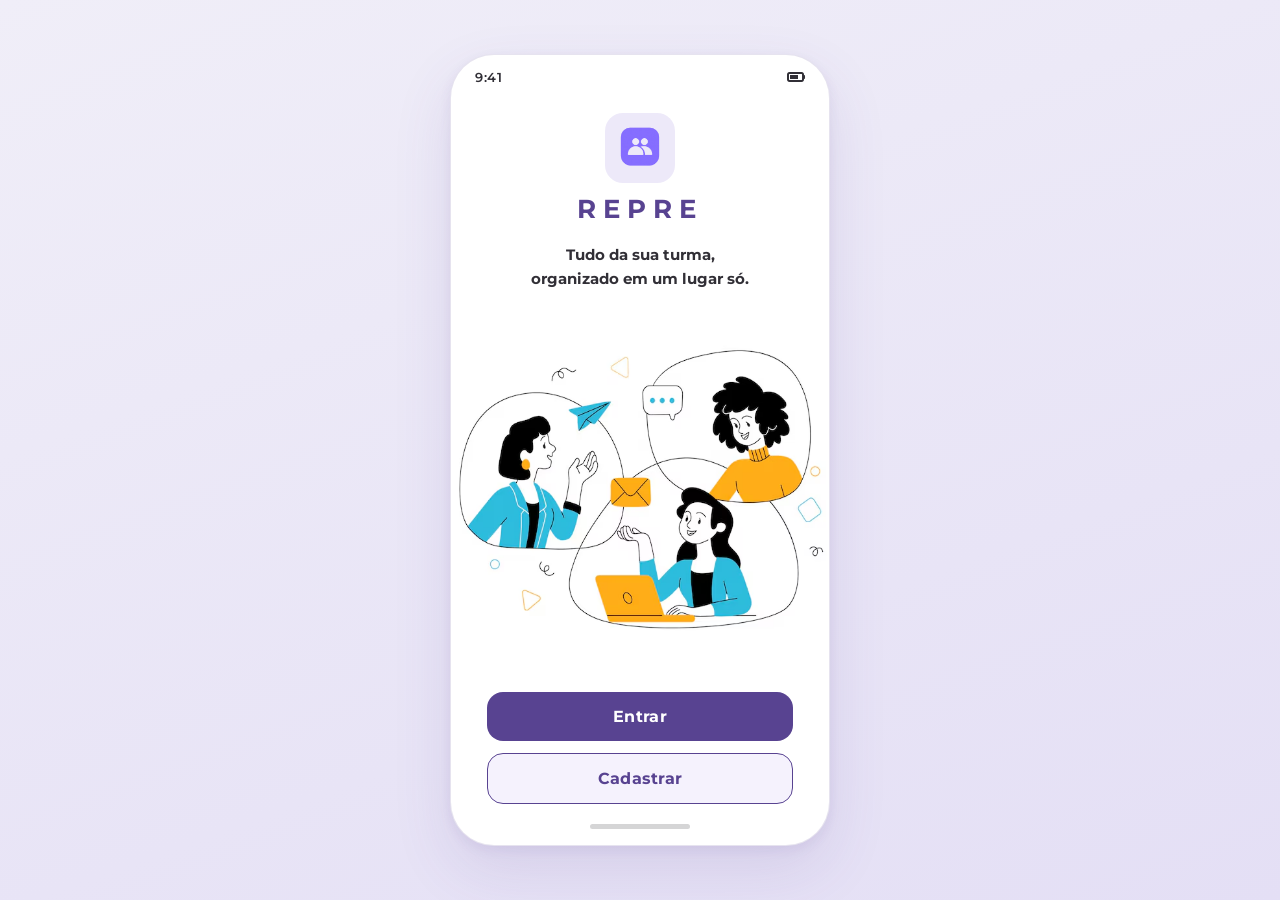
<file: index.html>
<!DOCTYPE html>
<html lang="pt-BR">

<head>
    <meta charset="UTF-8">
    <meta name="viewport" content="width=device-width, initial-scale=1.0">
    <title>Repre</title>
    <link rel="stylesheet" href="index.css">
    <link rel="preconnect" href="https://fonts.googleapis.com">
    <link rel="preconnect" href="https://fonts.gstatic.com" crossorigin>
    <link href="https://fonts.googleapis.com/css2?family=Montserrat:wght@400;600;700&display=swap" rel="stylesheet">
    <link rel="stylesheet" href="https://cdnjs.cloudflare.com/ajax/libs/font-awesome/6.7.2/css/all.min.css">
</head>

<body>

    <div class="fundo-pagina">

        <div class="frame-celular">

            <div class="notificacoes-ilustrativo">
                <span class="horario">9:41</span>
                <div class="carga-celular">
                    <i class="fa-solid fa-battery-three-quarters"></i>
                </div>
            </div>

            <div class="content">

                <div class="logo-bg">
                    <div class="logo-icon">
                        <img src="logo-ilustrativa.png" alt="Logo Repre">
                    </div>
                    <span class="logo-text">REPRE</span>
                </div>

                <h2 class="sub-text">Tudo da sua turma,<br>organizado em um lugar só.</h2>


                <img class="icon-centro-bg" src="index-img.png" alt="icone de centro">


                <div class="buttons">
                    <a href="login.html" class="btn btn-entrar">Entrar</a>
                    <a href="cadastro.html" class="btn btn-cadastrar">Cadastrar</a>
                </div>

                <div class="home-linha"></div>

            </div>

        </div>

</body>

</html>
</file>
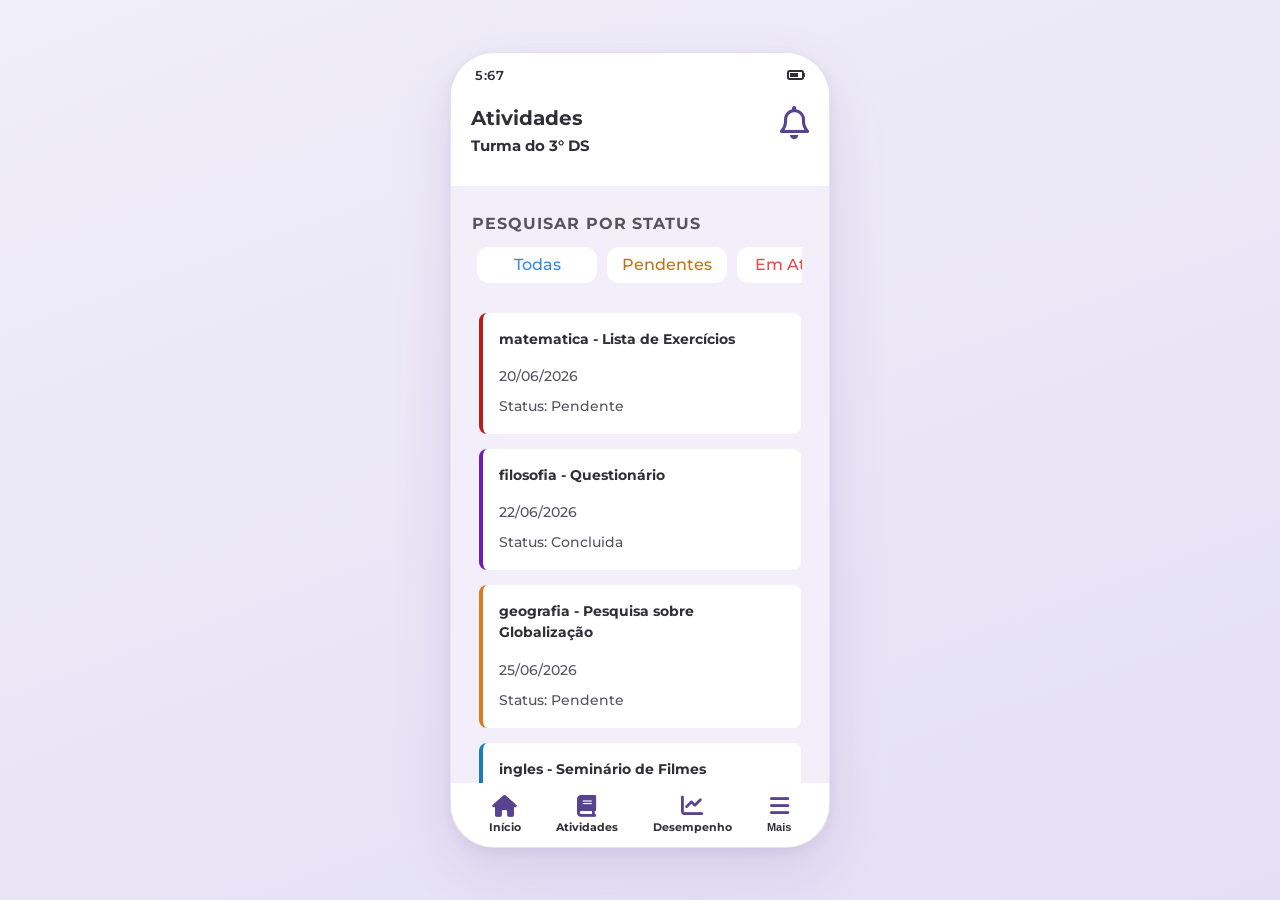
<file: atividades.html>
<!DOCTYPE html>
<html lang="pt-BR">

<head>
    <meta charset="UTF-8">
    <meta name="viewport" content="width=device-width, initial-scale=1.0">
    <title>Repre</title>
    <link rel="stylesheet" href="atividades.css">
    <link rel="preconnect" href="https://fonts.googleapis.com">
    <link rel="preconnect" href="https://fonts.gstatic.com" crossorigin>
    <link href="https://fonts.googleapis.com/css2?family=Montserrat:wght@400;600;700&display=swap" rel="stylesheet">
    <link rel="stylesheet" href="https://cdnjs.cloudflare.com/ajax/libs/font-awesome/6.7.2/css/all.min.css">
</head>

<body>

    <div class="fundo-pagina">

        <div class="frame-celular">

            <div class="notificacoes-ilustrativo">
                <span class="horario">5:67</span>
                <div class="carga-celular">
                    <i class="fa-solid fa-battery-three-quarters"></i>
                </div>
            </div>
            <header>
                <div>
                    <h2 class="sub-text">Atividades</h2>
                    <div class="sub-sub-text"> Turma do 3° DS</div>
                </div>

                <div class="sininho"><i class="fa-regular fa-bell" style="color: #584391; cursor: pointer;"></i>


                </div>
            </header>
            <div class="content">
                <section class="cate-atividades-section">
                    <p class="cate-atividades-title">Pesquisar por status</p>
                    <div class="cate-atividades-scroll-wrap" id="resumoScroll">
                        <div class="cate-atividades-inner">
                            <div class="cate-atividades-card azul">
                                <span class="cate-atividades-num">Todas</span>
                            </div>
                            <div class="cate-atividades-card amarelo">
                                <span class="cate-atividades-num">Pendentes</span>
                            </div>
                            <div class="cate-atividades-card vermei">
                                <span class="cate-atividades-num">Em Atraso</span>
                            </div>
                            <div class="cate-atividades-card verde">
                                <span class="cate-atividades-num">Concluídas</span>
                            </div>
                        </div>
                    </div>
                </section>


                <div class="wrapper-atividades">
                    <div class="cards-container" id="cards-container">
                    </div>
                </div>

            </div>
            <div class="footer">
                <a href="home.html" class="footer-item">
                    <i class="fa-solid fa-house" style="color: #584391;"></i>
                    <span class="a-text">Início</span>
                </a>
                <a href="atividades.html" class="footer-item">
                    <i class="fa-solid fa-book" style="color: #584391;"></i>
                    <span class="a-text">Atividades</span>
                </a>
                <a href="dashboard.html" class="footer-item">
                    <i class="fa-solid fa-chart-line" style="color: #584391;"></i>
                    <span class="a-text">Desempenho</span>
                </a>
                <div class="footer-item submenu-wrapper">
                    <button class="footer-toggle"
                        onclick="document.querySelector('.submenu-mais').classList.toggle('aberto')">
                        <i class="fa-solid fa-bars" style="color: #584391;"></i>
                        <span class="a-text">Mais</span>
                    </button>
                    <div class="submenu-mais">
                        <div class="arrow"></div>
                        <a href="#"> <i class="fa-solid fa-gear" style="color: #584391;"></i>
                            Configurações</a>
                        <a href="calendario.html"> <i class="fa-solid fa-calendar" style="color: #584391;"></i>
                            Calendário</a>
                        <a href="#"> <i class="fa-solid fa-users" style="color: #584391;"></i> Gremio e
                            Atletica</a>
                    </div>
                </div>
            </div>
            <div class="home-linha"></div>
        </div>

        <script src="atividades.js"></script>
</body>

</html>
</file>
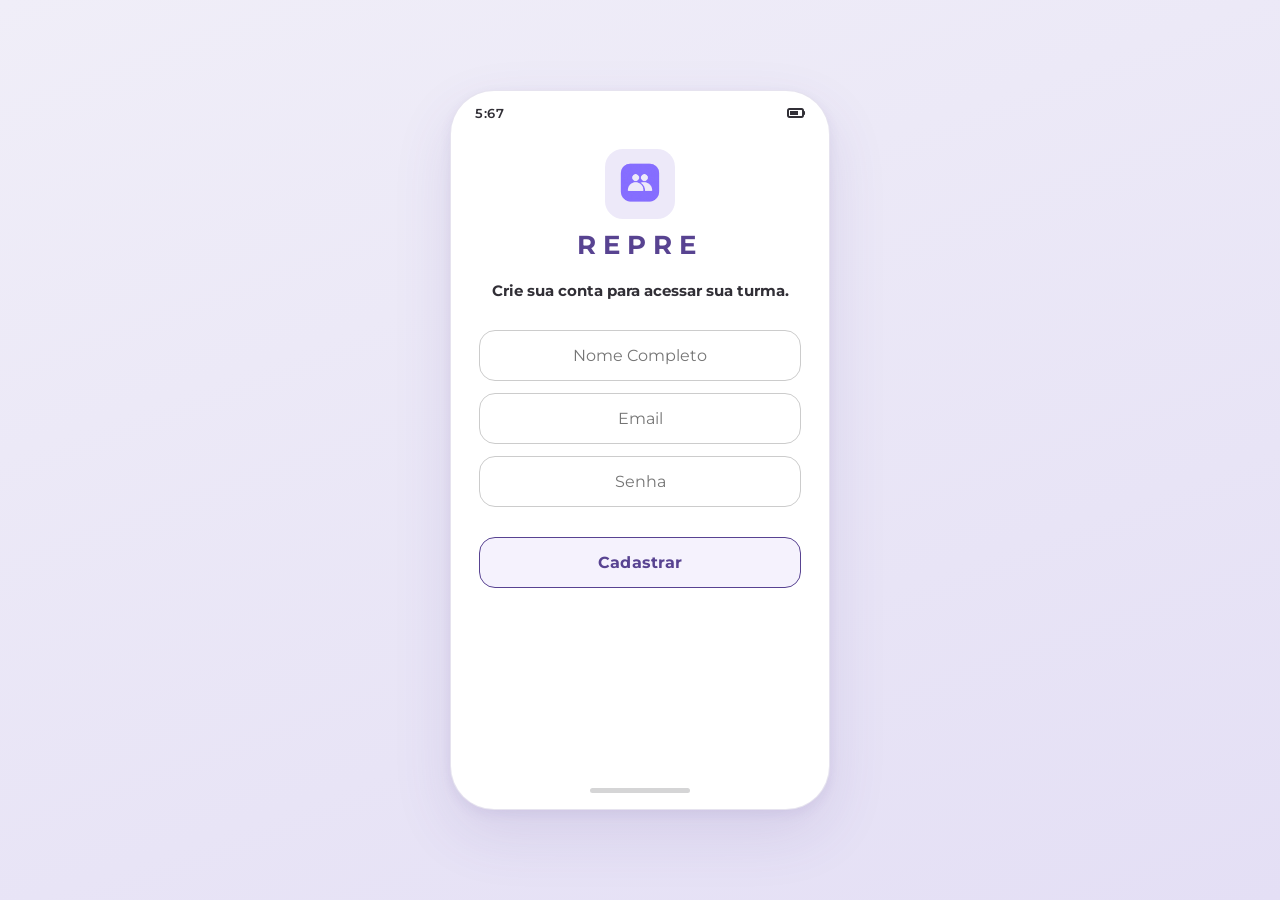
<file: cadastro.html>
<!DOCTYPE html>
<html lang="pt-BR">

<head>
    <meta charset="UTF-8">
    <meta name="viewport" content="width=device-width, initial-scale=1.0">
    <title>Cadastro</title>
    <link rel="stylesheet" href="cadastro.css">
    <link rel="preconnect" href="https://fonts.googleapis.com">
    <link rel="preconnect" href="https://fonts.gstatic.com" crossorigin>
    <link href="https://fonts.googleapis.com/css2?family=Montserrat:wght@400;500;600;700&display=swap" rel="stylesheet">
    <link rel="stylesheet" href="https://cdnjs.cloudflare.com/ajax/libs/font-awesome/6.7.2/css/all.min.css">
</head>

<body>
    <div class="fundo-pagina">

        <div class="frame-celular">

            <div class="notificacoes-ilustrativo">
                <span class="horario">5:67</span>
                <div class="carga-celular">
                    <i class="fa-solid fa-battery-three-quarters"></i>
                </div>
            </div>

            <div class="content">

                <div class="logo-bg">
                    <div class="logo-icon">
                        <img src="logo-ilustrativa.png" alt="Logo Repre">
                    </div>
                    <span class="logo-text">REPRE</span>
                </div>

                <h2 class="sub-text">Crie sua conta para acessar sua turma.</h2>

                <form action="home.html" method="get" class="cadastro-form">
                    <input class="form-input" type="text" name="name" placeholder="Nome Completo" required>
                    <input class="form-input" type="email" name="email" placeholder="Email" required>
                    <input class="form-input" type="password" name="password" placeholder="Senha" required>
                    <button type="submit" class="btn btn-cadastrar">Cadastrar</button>
                </form>

            </div>
            
            <div class="home-linha"></div>

        </div>

    </div>

</body>

</html>
</file>
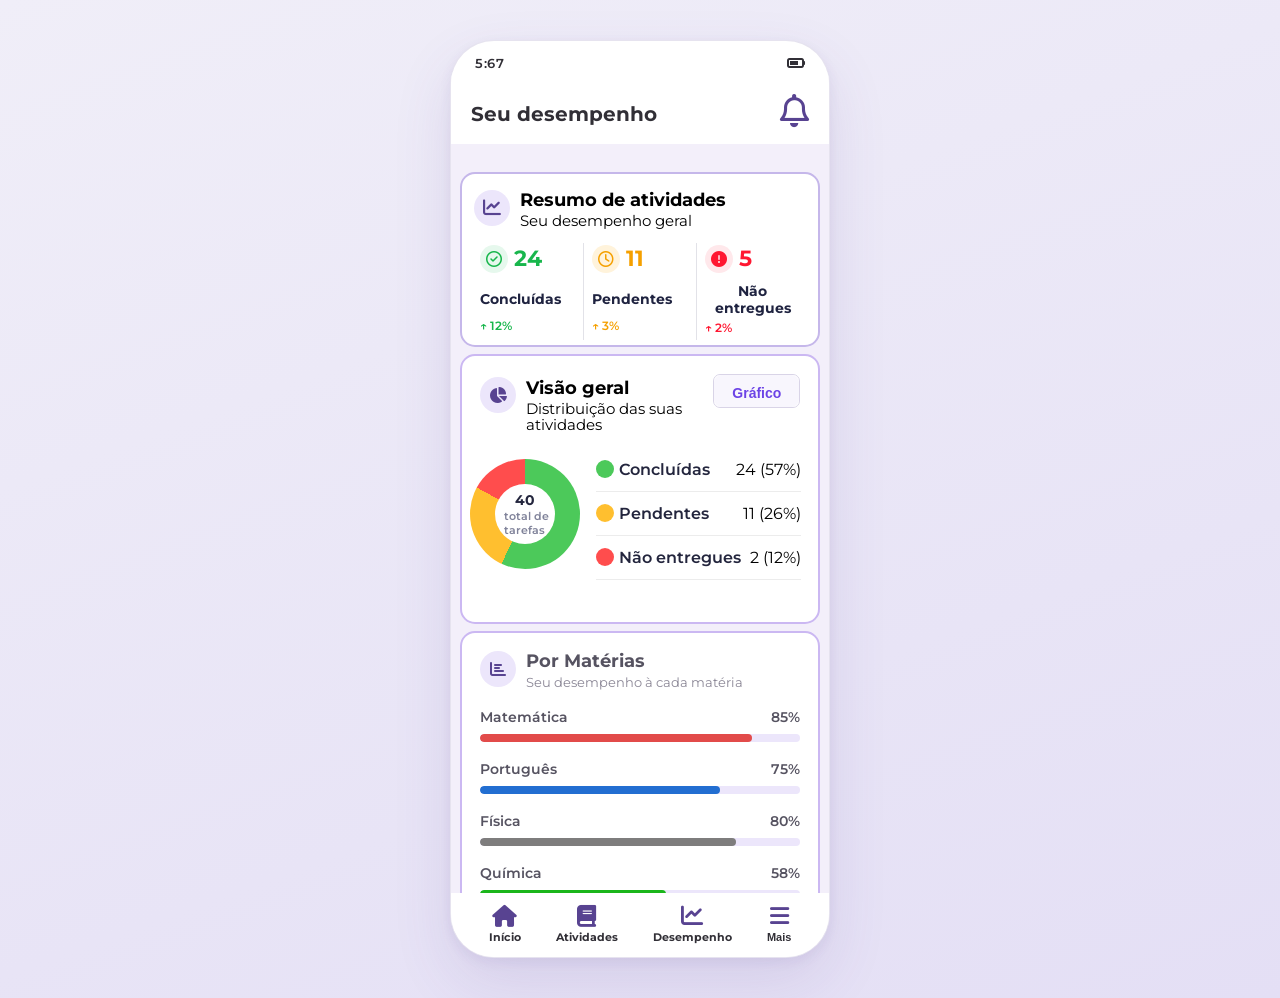
<file: dashboard.html>
<!DOCTYPE html>
<html lang="pt-BR">

<head>
    <meta charset="UTF-8">
    <meta name="viewport" content="width=device-width, initial-scale=1.0">
    <title>Repre</title>
    <link rel="stylesheet" href="dash.css">
    <link rel="preconnect" href="https://fonts.googleapis.com">
    <link rel="preconnect" href="https://fonts.gstatic.com" crossorigin>
    <link href="https://fonts.googleapis.com/css2?family=Montserrat:wght@400;600;700&display=swap" rel="stylesheet">
    <link rel="stylesheet" href="https://cdnjs.cloudflare.com/ajax/libs/font-awesome/6.7.2/css/all.min.css">
</head>

<body>

    <div class="fundo-pagina">

        <div class="frame-celular">

            <div class="notificacoes-ilustrativo">
                <span class="horario">5:67</span>
                <div class="carga-celular">
                    <i class="fa-solid fa-battery-three-quarters"></i>
                </div>
            </div>
            <header>
                <div>
                    <h2 class="sub-text">Seu desempenho</h2>
                </div>

                <div class="sininho"><i class="fa-regular fa-bell" style="color: #584391; cursor: pointer;"></i>


                </div>
            </header>
            <div class="content">
                <div class="dashboard">
                    <div class="header-dash">
                        <div class="header-dash-left">
                            <div class="bola-header-dash">
                                <i class="fa-solid fa-chart-line" style="font-size: 18px; color: #584391;"></i>
                            </div>

                            <div>
                                <h2>Resumo de atividades</h2>
                                <p>Seu desempenho geral</p>
                            </div>
                        </div>

                    </div>

                    <div class="particoes">

                        <div class="card-particoes">
                            <div class="topo-particoes">
                                <div class="circle verdin"><i class="fa-regular fa-circle-check"></i></div>
                                <span class="numero verdin-text">24</span>
                            </div>

                            <h3>Concluídas</h3>
                            <p class="variacao verdin-text">↑ 12%</p>
                        </div>

                        <div class="divisoria"></div>

                        <div class="card-particoes">
                            <div class="topo-particoes">
                                <div class="circle amarelo"><i class="fa-regular fa-clock"></i></div>
                                <span class="numero amarelo-text">11</span>
                            </div>

                            <h3>Pendentes</h3>
                            <p class="variacao amarelo-text">↑ 3%</p>
                        </div>

                        <div class="divisoria"></div>

                        <div class="card-particoes">
                            <div class="topo-particoes">
                                <div class="circle vermeio"><i class="fa-solid fa-circle-exclamation"></i></div>
                                <span class="numero vermeio-text">5</span>
                            </div>

                            <h3>Não entregues</h3>
                            <p class="variacao vermeio-text">↑ 2%</p>
                        </div>
                    </div>
                </div>


                <div class="painel">
                    <div class="header-painel">
                        <div class="icon-header">
                            <i class="fa-solid fa-chart-pie" style="color: #584391;"></i>
                        </div>
                        <div class="header-painel-left">


                            <h2>Visão geral</h2>
                            <p>Distribuição das suas atividades</p>

                        </div>

                        <div class="trocas">
                            <button class="active">Gráfico</button>
                        </div>
                    </div>

                    <div class="painel-content">
                        <div class="chart">
                            <div class="pizza">
                                <div class="center">
                                    <h1>40</h1>
                                    <span>total de tarefas</span>
                                </div>
                            </div>
                        </div>

                        <div class="dados">
                            <div class="item">
                                <div class="info">
                                    <span class="bola green"></span>
                                    <p>Concluídas</p>
                                </div>

                                <span>24 (57%)</span>
                            </div>

                            <div class="item">
                                <div class="info">
                                    <span class="bola yellow"></span>
                                    <p>Pendentes</p>
                                </div>

                                <span>11 (26%)</span>
                            </div>

                            <div class="item">
                                <div class="info">
                                    <span class="bola red"></span>
                                    <p>Não entregues</p>
                                </div>

                                <span style="margin-left: 5px;">2 (12%)</span>
                            </div>
                        </div>
                    </div>
                </div>


                <div class="wrapper-painel-porMateria">
                    <div class="painel-porMateria-container">
                        <div class="painel-porMateria">
                            <div class="header-painel-porMateria">
                                <div class="icon-header-painel-porMateria">
                                    <i class="fa-solid fa-chart-bar" style="color: #584391;"></i>
                                </div>

                                <div class="header-painel-porMateria-left">
                                    <h2>Por Matérias</h2>
                                    <p>Seu desempenho à cada matéria</p>
                                </div>
                            </div>

                            <div class="painel-porMateria-content">
                                <div class="materias">
                                    <div class="materias-header">
                                        <span>Matemática</span>
                                        <span>85%</span>
                                    </div>

                                    <div class="barra-progresso">
                                        <div class="progresso matematica"></div>
                                    </div>
                                </div>

                                <div class="materias">
                                    <div class="materias-header">
                                        <span>Português</span>
                                        <span>75%</span>
                                    </div>

                                    <div class="barra-progresso">
                                        <div class="progresso portugues"></div>
                                    </div>
                                </div>

                                <div class="materias">
                                    <div class="materias-header">
                                        <span>Física</span>
                                        <span>80%</span>
                                    </div>
                                    <div class="barra-progresso">
                                        <div class="progresso fisica"></div>
                                    </div>
                                </div>

                                <div class="materias">
                                    <div class="materias-header">
                                        <span>Química</span>
                                        <span>58%</span>
                                    </div>
                                    <div class="barra-progresso">
                                        <div class="progresso quimica"></div>
                                    </div>
                                </div>

                                <div class="materias">
                                    <div class="materias-header">
                                        <span>Sociologia</span>
                                        <span>77%</span>
                                    </div>
                                    <div class="barra-progresso">
                                        <div class="progresso sociologia"></div>
                                    </div>
                                </div>

                                <div class="materias">
                                    <div class="materias-header">
                                        <span>Banco de Dados</span>
                                        <span>90%</span>
                                    </div>
                                    <div class="barra-progresso">
                                        <div class="progresso banco-dados"></div>
                                    </div>
                                </div>

                                <div class="materias">
                                    <div class="materias-header">
                                        <span>Fiolosofia</span>
                                        <span>88%</span>
                                    </div>
                                    <div class="barra-progresso">
                                        <div class="progresso filosofia"></div>
                                    </div>
                                </div>
                            </div>
                        </div>
                    </div>
                </div>
            </div>
            <div class="footer">
                <a href="home.html" class="footer-item">
                    <i class="fa-solid fa-house" style="color: #584391;"></i>
                    <span class="a-text">Início</span>
                </a>
                <a href="atividades.html" class="footer-item">
                    <i class="fa-solid fa-book" style="color: #584391;"></i>
                    <span class="a-text">Atividades</span>
                </a>
                <a href="dashboard.html" class="footer-item">
                    <i class="fa-solid fa-chart-line" style="color: #584391;"></i>
                    <span class="a-text">Desempenho</span>
                </a>
                <div class="footer-item submenu-wrapper">
                    <button class="footer-toggle"
                        onclick="document.querySelector('.submenu-mais').classList.toggle('aberto')">
                        <i class="fa-solid fa-bars" style="color: #584391;"></i>
                        <span class="a-text">Mais</span>
                    </button>
                    <div class="submenu-mais">
                        <div class="arrow"></div>
                        <a href="#"> <i class="fa-solid fa-gear" style="color: #584391;"></i>
                            Configurações</a>
                        <a href="calendario.html"> <i class="fa-solid fa-calendar" style="color: #584391;"></i>
                            Calendário</a>
                        <a href="#"> <i class="fa-solid fa-users" style="color: #584391;"></i> Gremio e
                            Atletica</a>
                    </div>
                </div>
            </div>
            <div class="home-linha"></div>
        </div>

</body>

</html>
</file>
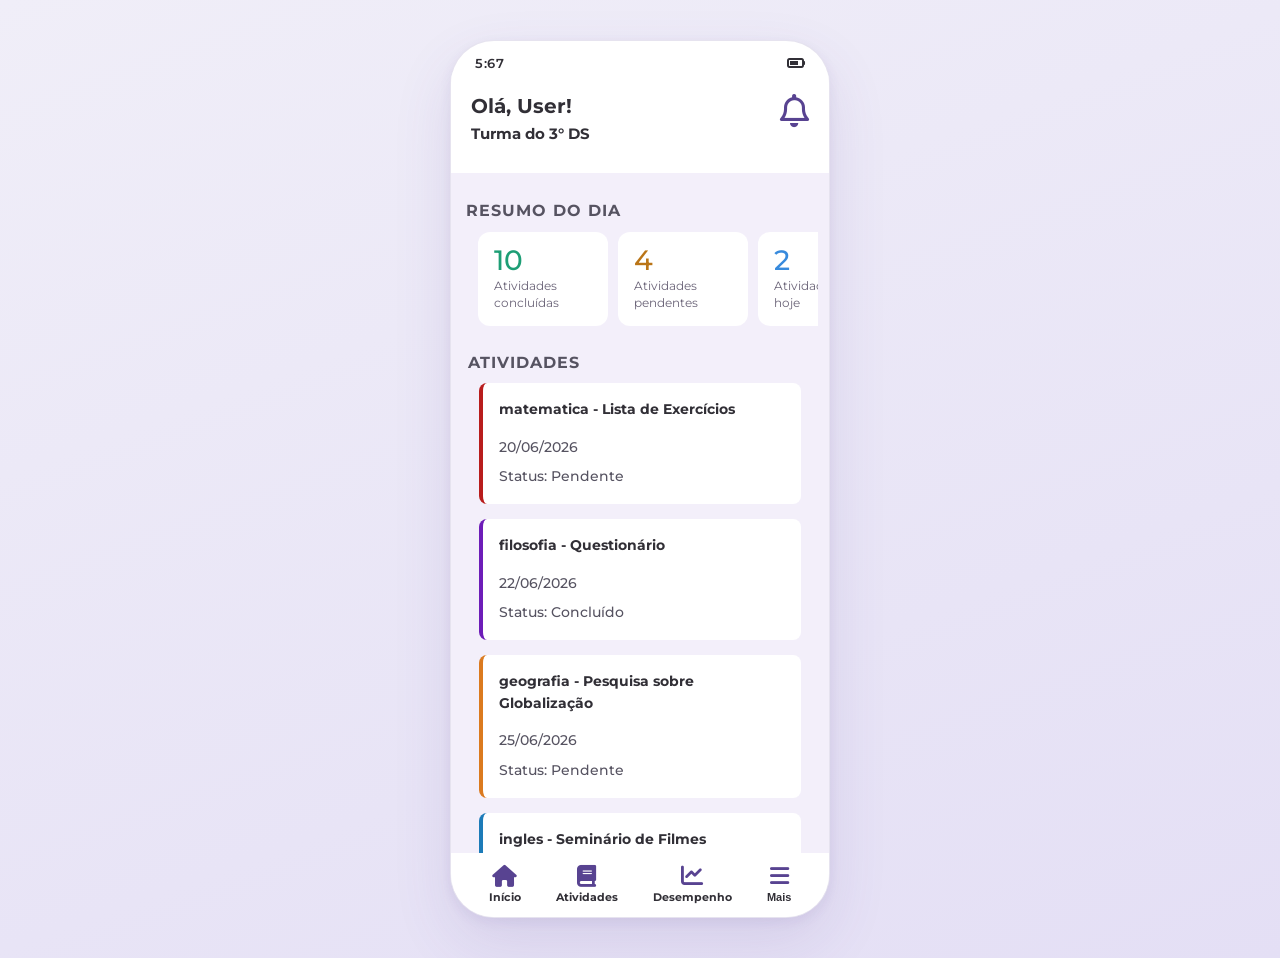
<file: home.html>
<!DOCTYPE html>
<html lang="pt-BR">

<head>
    <meta charset="UTF-8">
    <meta name="viewport" content="width=device-width, initial-scale=1.0">
    <title>Repre</title>
    <link rel="stylesheet" href="home.css">
    <link rel="preconnect" href="https://fonts.googleapis.com">
    <link rel="preconnect" href="https://fonts.gstatic.com" crossorigin>
    <link href="https://fonts.googleapis.com/css2?family=Montserrat:wght@400;600;700&display=swap" rel="stylesheet">
    <link rel="stylesheet" href="https://cdnjs.cloudflare.com/ajax/libs/font-awesome/6.7.2/css/all.min.css">
</head>

<body>

    <div class="fundo-pagina">

        <div class="frame-celular">

            <div class="notificacoes-ilustrativo">
                <span class="horario">5:67</span>
                <div class="carga-celular">
                    <i class="fa-solid fa-battery-three-quarters"></i>
                </div>
            </div>
            <header>
                <div>
                    <h2 class="sub-text">Olá, User!</h2>
                    <div class="sub-sub-text"> Turma do 3° DS</div>
                </div>

                <div class="sininho"><i class="fa-regular fa-bell" style="color: #584391; cursor: pointer;"></i>


                </div>
            </header>
            <div class="content">
                <section class="resumo-section">
                    <p class="resumo-title">Resumo do dia</p>
                    <div class="resumo-scroll-wrap" id="resumoScroll">
                        <div class="resumo-inner">
                            <div class="resumo-card verde">
                                <span class="resumo-card-num">10</span>
                                <span class="resumo-card-label">Atividades concluídas</span>
                            </div>
                            <div class="resumo-card amarelo">
                                <span class="resumo-card-num">4</span>
                                <span class="resumo-card-label">Atividades pendentes</span>
                            </div>
                            <div class="resumo-card azul">
                                <span class="resumo-card-num">2</span>
                                <span class="resumo-card-label">Atividades para hoje</span>
                            </div>
                            <div class="resumo-card vermei">
                                <span class="resumo-card-num">0</span>
                                <span class="resumo-card-label">Atividades atrasadas</span>
                            </div>
                        </div>
                    </div>
                </section>


                <div class="wrapper-atividades">
                    <h2 class="title-atividades">Atividades</h2>

                    <div class="cards-container" id="cards-container">

                    </div>
                </div>

            </div>
            <div class="footer">
                <a href="home.html" class="footer-item">
                    <i class="fa-solid fa-house" style="color: #584391;"></i>
                    <span class="a-text">Início</span>
                </a>
                <a href="atividades.html" class="footer-item">
                    <i class="fa-solid fa-book" style="color: #584391;"></i>
                    <span class="a-text">Atividades</span>
                </a>
                <a href="dashboard.html" class="footer-item">
                    <i class="fa-solid fa-chart-line" style="color: #584391;"></i>
                    <span class="a-text">Desempenho</span>
                </a>
                <div class="footer-item submenu-wrapper">
                    <button class="footer-toggle"
                        onclick="document.querySelector('.submenu-mais').classList.toggle('aberto')">
                        <i class="fa-solid fa-bars" style="color: #584391;"></i>
                        <span class="a-text">Mais</span>
                    </button>
                    <div class="submenu-mais">
                        <div class="arrow"></div>
                        <a href="#"> <i class="fa-solid fa-gear" style="color: #584391;"></i>
                            Configurações</a>
                        <a href="calendario.html"> <i class="fa-solid fa-calendar" style="color: #584391;"></i>
                            Calendário</a>
                        <a href="#"> <i class="fa-solid fa-users" style="color: #584391;"></i> Gremio e
                            Atletica</a>
                    </div>
                </div>
            </div>
            <div class="home-linha"></div>
        </div>

        <script src="home.js"></script>
</body>

</html>
</file>
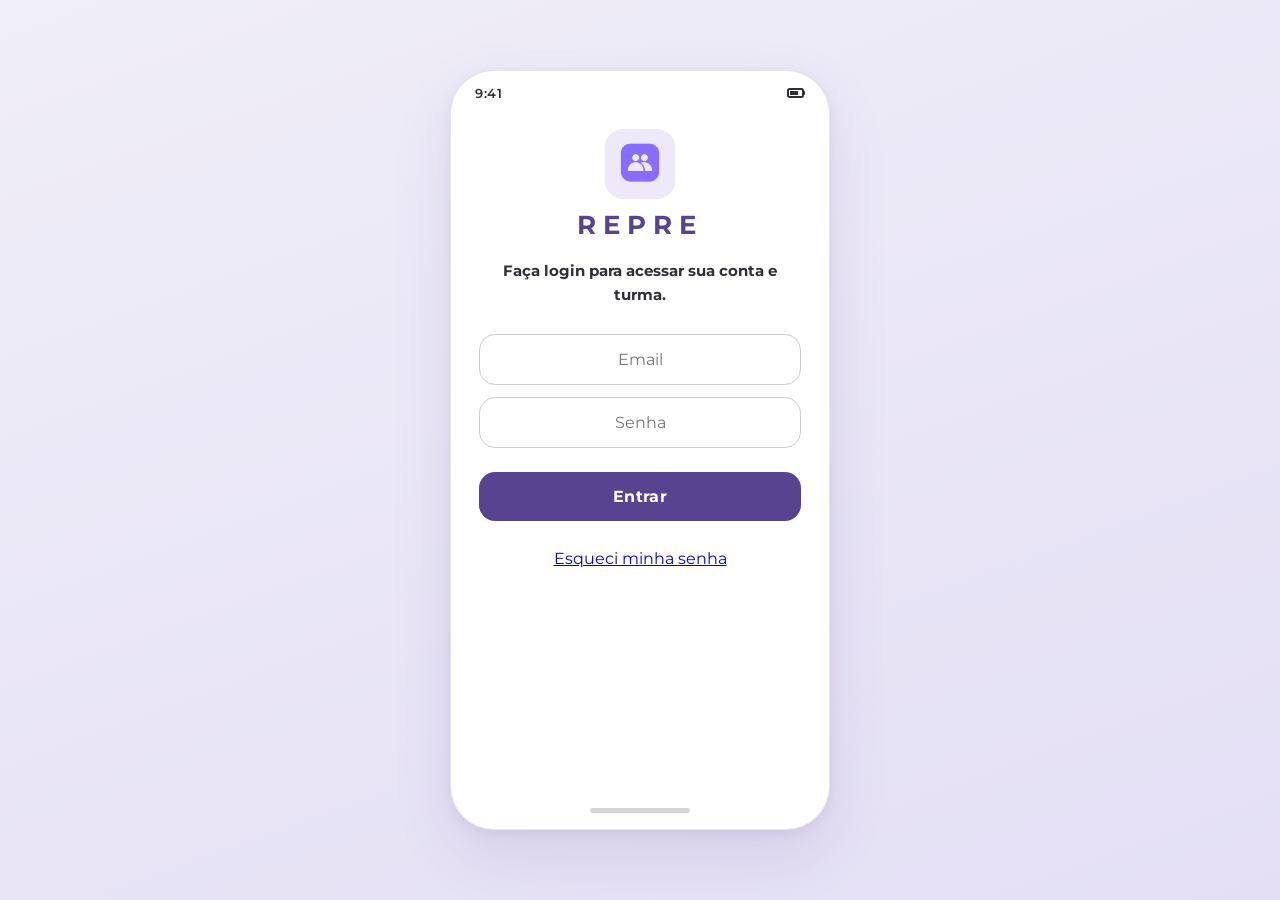
<file: login.html>
<!DOCTYPE html>
<html lang="pt-BR">

<head>
    <meta charset="UTF-8">
    <meta name="viewport" content="width=device-width, initial-scale=1.0">
    <title>Entrar</title>
    <link rel="stylesheet" href="login.css">
    <link rel="preconnect" href="https://fonts.googleapis.com">
    <link rel="preconnect" href="https://fonts.gstatic.com" crossorigin>
    <link href="https://fonts.googleapis.com/css2?family=Montserrat:wght@400;500;600;700&display=swap" rel="stylesheet">
    <link rel="stylesheet" href="https://cdnjs.cloudflare.com/ajax/libs/font-awesome/6.7.2/css/all.min.css">
</head>

<body>
    <div class="fundo-pagina">

        <div class="frame-celular">

            <div class="notificacoes-ilustrativo">
                <span class="horario">9:41</span>
                <div class="carga-celular">
                    <i class="fa-solid fa-battery-three-quarters"></i>
                </div>
            </div>

            <div class="content">

                <div class="logo-bg">
                    <div class="logo-icon">
                        <img src="logo-ilustrativa.png" alt="Logo Repre">
                    </div>
                    <span class="logo-text">REPRE</span>
                </div>

                <h2 class="sub-text">Faça login para acessar sua conta e turma.</h2>

                <form action="home.html" method="get" class="login-form">
                    <input class="form-input" type="email" name="email" placeholder="Email" required>
                    <input class="form-input" type="password" name="password" placeholder="Senha" required>
                    <button type="submit" class="btn btn-entrar">Entrar</button>
                </form>

                <a href="#" class="forgot-password">Esqueci minha senha</a>

                <div class="home-linha"></div>

</body>

</html>
</file>
<file: index.css>
*,
*::before,
*::after {
    box-sizing: border-box;
    margin: 0;
    padding: 0;
}

body {
    font-family: 'Montserrat', sans-serif;
    background-color: #f0eef8;
    min-height: 100vh;
}

.fundo-pagina {
    min-height: 100vh;
    display: flex;
    align-items: center;
    justify-content: center;
    padding: 40px 16px;
    background: linear-gradient(160deg, #f0eef8 0%, #e4dff5 100%);
}


.frame-celular {
    width: 380px;
    min-height: 720px;
    background: #ffffff;
    border-radius: 44px;
    border: 1.5px solid rgba(88, 67, 145, 0.15);
    box-shadow:
        0 24px 60px rgba(88, 67, 145, 0.12),
        0 4px 12px rgba(88, 67, 145, 0.08);
    display: flex;
    flex-direction: column;
    overflow: hidden;
    position: relative;
}

.notificacoes-ilustrativo {
    display: flex;
    justify-content: space-between;
    align-items: center;
    padding: 14px 24px 0;
    color: #312f36;
}

.horario {
    font-size: 13px;
    font-weight: 600;
    letter-spacing: 0.5px;
}

.carga-celular {
    display: flex;
    align-items: center;
    gap: 6px;
    color: #312f36;
}

.content {
    flex: 1;
    padding: 28px 28px 0;
    display: flex;
    flex-direction: column;
    align-items: center;
}

.logo-bg {
    display: flex;
    flex-direction: column;
    align-items: center;
    gap: 10px;
    margin-bottom: 18px;
    animation: fadeDown 0.5s ease both;
}

.logo-icon {
    width: 70px;
    height: 70px;
    background: #ede9f9;
    border-radius: 18px;
    display: flex;
    align-items: center;
    justify-content: center;
}

.logo-icon img {
    width: 70px;
    height: 70px;
    object-fit: contain;
}

.logo-text {
    font-size: 26px;
    font-weight: 700;
    color: #584391;
    letter-spacing: 7px;
    text-align: center;
}

.sub-text {
    font-size: 15px;
    font-weight: 700;
    color: #312f36;
    text-align: center;
    line-height: 1.55;
    margin-bottom: 28px;
    animation: fadeDown 0.5s 0.1s ease both;
}

.icon-centro-bg{
    width: 480px;
    height: 340px;
    background: #ede9f9;
    border-radius: 24px;
    display: block;
    align-items: center;
    justify-content: center;
    margin-bottom: 10px;
    animation: fadeDown 0.5s 0.2s ease both;
}

.buttons {
    width: 100%;
    padding: 24px 8px 0;
    display: flex;
    flex-direction: column;
    gap: 12px;
    animation: fadeUp 0.5s 0.3s ease both;
}

.btn {
    display: block;
    width: 100%;
    padding: 15px;
    border-radius: 16px;
    font-size: 16px;
    font-weight: 700;
    font-family: 'Montserrat', sans-serif;
    text-align: center;
    text-decoration: none;
    cursor: pointer;
    transition: transform 0.15s ease, box-shadow 0.15s ease, background-color 0.15s ease;
    letter-spacing: 0.3px;
}

.btn-entrar {
    background-color: #584391;
    color: #ffffff;
    border: none;
}

.btn-entrar:hover {
    background-color: #452d7a;
    box-shadow: 0 6px 20px rgba(88, 67, 145, 0.3);
    transform: translateY(-1px);
}

.btn-entrar:active {
    transform: scale(0.98);
}

.btn-cadastrar {
    background-color: #f5f2fd;
    color: #584391;
    border: 1.5px solid #584391;
}

.btn-cadastrar:hover {
    background-color: #ede9f9;
    box-shadow: 0 4px 12px rgba(88, 67, 145, 0.15);
    transform: translateY(-1px);
}

.btn-cadastrar:active {
    transform: scale(0.98);
}

.home-linha {
    width: 100px;
    height: 5px;
    background: rgba(49, 47, 54, 0.2);
    border-radius: 99px;
    margin: 20px auto 16px;
}


@media (max-width: 420px) {
    .fundo-pagina {
        padding: 0;
        background: #ffffff;
        align-items: flex-start;
    }

    .frame-celular {
        width: 100%;
        min-height: 100vh;
        border-radius: 0;
        border: none;
        box-shadow: none;
    }
}
</file>
<file: atividades.css>
*,
*::before,
*::after {
    box-sizing: border-box;
    margin: 0;
    padding: 0;
}

body {
    font-family: 'Montserrat', sans-serif;
    background-color: #f0eef8;
    min-height: 100vh;
}

.fundo-pagina {
    min-height: 100vh;
    display: flex;
    align-items: center;
    justify-content: center;
    padding: 40px 16px;
    background: linear-gradient(160deg, #f0eef8 0%, #e4dff5 100%);
}


.frame-celular {
    width: 380px;
    min-height: 720px;
    background: #ffffff;
    border-radius: 44px;
    border: 1.5px solid rgba(88, 67, 145, 0.15);
    box-shadow:
        0 24px 60px rgba(88, 67, 145, 0.12),
        0 4px 12px rgba(88, 67, 145, 0.08);
    display: flex;
    flex-direction: column;
    overflow: hidden;
    position: relative;
}

.notificacoes-ilustrativo {
    display: flex;
    justify-content: space-between;
    align-items: center;
    padding: 14px 24px 0;
    color: #312f36;
}

.horario {
    font-size: 13px;
    font-weight: 600;
    letter-spacing: 0.5px;
}

.carga-celular {
    display: flex;
    align-items: center;
    gap: 6px;
    color: #312f36;
}

.content {
    flex: 1;
    padding: 28px 28px 0;
    display: flex;
    flex-direction: column;
    align-items: center;
    background-color: #f3eefaef;
}


.sub-text {
    font-size: 20px;
    font-weight: 700;
    color: #312f36;
    text-align: left;
    margin-left: 20px;
    margin-top: 20px;
    line-height: 1.55;
    margin-bottom: 0px;
    animation: fadeDown 0.5s 0.1s ease both;
}

.sub-sub-text {
    font-size: 15px;
    font-weight: 700;
    color: #312f36;
    text-align: left;
    margin-left: 20px;
    margin-top: 0px;
    line-height: 1.55;
    margin-bottom: 28px;
    animation: fadeDown 0.5s 0.1s ease both;
}

.home-linha {
    width: 100px;
    height: 5px;
    background: rgba(49, 47, 54, 0.2);
    border-radius: 99px;
    margin: 20px auto 16px;
}

header {
    display: flex;
    flex-direction: row;
    overflow: hidden;
    position: relative;
    background: #ffffff;
    justify-content: space-between;
}

header .sininho {
    font-size: 33px;
    margin-top: 20px;
    margin-right: 20px;
}

.frame-celular .footer {
    padding: 12px 20px;
    background-color: #ffffff;
    bottom: 0;
    position: absolute;
    width: 100%;
    height: 4.0rem;
    display: flex;
    align-items: center;
    justify-content: space-around;
    font-size: 22px;
}

.footer-item {
    display: flex;
    flex-direction: column;
    align-items: center;
    text-decoration: none;
    gap: 4px;
}

.a-text {
    font-size: 11px;
    font-weight: 700;
    color: #312f36;
    text-align: center;
    line-height: 1.2;
    animation: fadeDown 0.5s 0.1s ease both;
}

.submenu-wrapper {
    position: relative;
}

.footer-toggle {
    display: flex;
    flex-direction: column;
    align-items: center;
    gap: 4px;
    background: none;
    border: none;
    cursor: pointer;
    font-size: 22px;
    padding: 0;
}

.submenu-mais {
    position: absolute;
    bottom: 4.0rem;
    left: 0;
    background-color: #ffffff;
    width: 100%;
    padding: 12px 20px;
    display: none;
    flex-direction: column;
    gap: 12px;
    border-top: 1.5px solid rgba(88, 67, 145, 0.15);
    border-radius: 8px;
    align-items: flex-start;
    justify-content: center;
}

.submenu-mais.aberto {
    display: flex;
    margin-left: -130px;
    width: 180px;
}

.submenu-mais a {
    text-decoration: none;
    color: #312f36;
    font-weight: 600;
    font-size: 14px;
}

.submenu-mais .arrow {
    position: absolute;
    top: 116px;
    right: 24px;
    width: 0;
    height: 0;
    transform: rotate(180deg);
    border-left: 10px solid transparent;
    border-right: 10px solid transparent;
    border-bottom: 10px solid #f4f4f4;
    filter: drop-shadow(0 -2px 2px rgba(0, 0, 0, 0.12));
}

.wrapper-atividades {
    width: 100%;
    display: flex;
    flex-direction: column;
    align-items: center;
    margin-top: 23px;
}

.title-atividades {
    font-size: 16px;
    font-weight: 700;
    color: #565361;
    text-transform: uppercase;
    letter-spacing: 0.06em;
    margin: 0 0 12px;
    animation: fadeDown 0.5s 0.1s ease both;
    position: absolute;
    text-align: left;
    left: 2px;
    margin-left: 20px;
    margin-top: -25px;
    line-height: 1.55;
    margin-bottom: 10px;
}

.cards-container {
    display: flex;
    flex-direction: column;
    gap: 8px;
    width: 100%;
    max-height: 500px;
    overflow-y: auto;
    overflow-x: hidden;
}

.cards-container::-webkit-scrollbar {
    display: none;
}

.card-atividades {
    margin-top: 7px;
    display: flex;
    flex-direction: column;
    width: 100%;
    background-color: #ffffff;
    border-radius: 8px;
    padding: 16px;
}

.matematica {
    border-left: 4px solid #b81c1c;
}

.filosofia {
    border-left: 4px solid #6d1cb8;
}

.geografia {
    border-left: 4px solid #db7a1f;
}

.ingles {
    border-left: 4px solid #1c7bb8;
}

.card-atividades-title {
    font-size: 14px;
    font-weight: 700;
    color: #312f36;
    text-align: left;
    line-height: 1.55;
    margin-bottom: 8px;
}


.card-atividades-data {
    font-size: 14px;
    font-weight: 500;
    color: #565361;
    text-align: left;
    line-height: 1.55;
    margin-top: 8px;
}

.card-atividades-status {
    font-size: 14px;
    font-weight: 500;
    color: #565361;
    text-align: left;
    line-height: 1.55;
    margin-top: 8px;
}


.cate-atividades-title {
    font-size: 16px;
    font-weight: 700;
    color: #565361;
    text-transform: uppercase;
    letter-spacing: 0.06em;
    margin: 0 0 14px;
    animation: fadeDown 0.5s 0.1s ease both;
    text-align: left;
    left: 2px;
    margin-left: -4px;
}

.cate-atividades-section {
    width: 328px !important;
}

.cate-atividades-scroll-wrap {
    width: 325px !important;
    overflow-x: auto;
    overflow-y: hidden;
    cursor: grab;
    user-select: none;
    -webkit-user-select: none;
    margin-left: 1px;
}

.cate-atividades-scroll-wrap::-webkit-scrollbar {
    display: none;
}

.cate-atividades-inner {
    display: flex;
    flex-direction: row;
    gap: 10px;
    width: max-content;
}

.cate-atividades-card {
    flex: 0 0 120px;
    background-color: #ffffff;
    border-radius: 12px;
    padding: 10px 12px;
    display: flex;
    text-align: center;
    flex-direction: column;
    gap: 4px;
}

.cate-atividades-num {
    font-size: 16px;
    font-weight: 500;
    line-height: 1;
}

.verde .cate-atividades-num {
    color: #1D9E75;
}

.amarelo .cate-atividades-num {
    color: #BA7517;
}

.azul .cate-atividades-num {
    color: #378ADD;
}

.vermei .cate-atividades-num {
    color: #E24B4A;
}

@media (max-width: 420px) {
    .fundo-pagina {
        padding: 0;
        background: #ffffff;
        align-items: flex-start;
    }

    .frame-celular {
        width: 100%;
        min-height: 100vh;
        border-radius: 0;
        border: none;
        box-shadow: none;
    }
}
</file>
<file: cadastro.css>
*,
*::before,
*::after {
    box-sizing: border-box;
    margin: 0;
    padding: 0;
}

body {
    font-family: 'Montserrat', sans-serif;
    background-color: #f0eef8;
    min-height: 100vh;
}

.fundo-pagina {
    min-height: 100vh;
    display: flex;
    align-items: center;
    justify-content: center;
    padding: 40px 16px;
    background: linear-gradient(160deg, #f0eef8 0%, #e4dff5 100%);
}


.frame-celular {
    width: 380px;
    min-height: 720px;
    background: #ffffff;
    border-radius: 44px;
    border: 1.5px solid rgba(88, 67, 145, 0.15);
    box-shadow:
        0 24px 60px rgba(88, 67, 145, 0.12),
        0 4px 12px rgba(88, 67, 145, 0.08);
    display: flex;
    flex-direction: column;
    overflow: hidden;
    position: relative;
}

.notificacoes-ilustrativo {
    display: flex;
    justify-content: space-between;
    align-items: center;
    padding: 14px 24px 0;
    color: #312f36;
}

.horario {
    font-size: 13px;
    font-weight: 600;
    letter-spacing: 0.5px;
}

.carga-celular {
    display: flex;
    align-items: center;
    gap: 6px;
    color: #312f36;
}

.content {
    flex: 1;
    padding: 28px 28px 0;
    display: flex;
    flex-direction: column;
    align-items: center;
}

.logo-bg {
    display: flex;
    flex-direction: column;
    align-items: center;
    gap: 10px;
    margin-bottom: 18px;
    animation: fadeDown 0.5s ease both;
}

.logo-icon {
    width: 70px;
    height: 70px;
    background: #ede9f9;
    border-radius: 18px;
    display: flex;
    align-items: center;
    justify-content: center;
}

.logo-icon img {
    width: 70px;
    height: 70px;
    object-fit: contain;
}

.logo-text {
    font-size: 26px;
    font-weight: 700;
    color: #584391;
    letter-spacing: 7px;
    text-align: center;
}

.sub-text {
    font-size: 15px;
    font-weight: 700;
    color: #312f36;
    text-align: center;
    line-height: 1.55;
    margin-bottom: 28px;
    animation: fadeDown 0.5s 0.1s ease both;
}

.btn {
    display: block;
    width: 100%;
    padding: 15px;
    border-radius: 16px;
    font-size: 16px;
    font-weight: 700;
    font-family: 'Montserrat', sans-serif;
    text-align: center;
    text-decoration: none;
    cursor: pointer;
    transition: transform 0.15s ease, box-shadow 0.15s ease, background-color 0.15s ease;
    letter-spacing: 0.3px;
    margin-top: 18px;
    margin-bottom: 28px;
}

.btn-cadastrar {
    background-color: #f5f2fd;
    color: #584391;
    border: 1.5px solid #584391;
}

.btn-cadastrar:hover {
    background-color: #ede9f9;
    box-shadow: 0 4px 12px rgba(88, 67, 145, 0.15);
    transform: translateY(-1px);
}

.btn-cadastrar:active {
    transform: scale(0.98);
}

.home-linha {
    width: 100px;
    height: 5px;
    background: rgba(49, 47, 54, 0.2);
    border-radius: 99px;
    margin: 20px auto 16px;
}

.form-input {
    width: 100%;
    padding: 15px;
    border-radius: 16px;
    border: 1.5px solid #ccc;
    font-size: 16px;
    font-weight: 400;
    font-family: 'Montserrat', sans-serif;
    text-align: center;
    text-decoration: none;
    cursor: pointer;
    transition: border-color 0.15s ease;
    margin-bottom: 12px;
}

.form-input:focus {
    outline: none;
    border-color: #584391;
}


@media (max-width: 420px) {
    .fundo-pagina {
        padding: 0;
        background: #ffffff;
        align-items: flex-start;
    }

    .frame-celular {
        width: 100%;
        min-height: 100vh;
        border-radius: 0;
        border: none;
        box-shadow: none;
    }
}
</file>
<file: dash.css>
*,
*::before,
*::after {
    box-sizing: border-box;
    margin: 0;
    padding: 0;
}

body {
    font-family: 'Montserrat', sans-serif;
    background-color: #f0eef8;
    min-height: 100vh;
}

.fundo-pagina {
    min-height: 100vh;
    display: flex;
    align-items: center;
    justify-content: center;
    padding: 40px 16px;
    background: linear-gradient(160deg, #f0eef8 0%, #e4dff5 100%);
}


.frame-celular {
    width: 380px;
    min-height: 720px;
    background: #ffffff;
    border-radius: 44px;
    border: 1.5px solid rgba(88, 67, 145, 0.15);
    box-shadow:
        0 24px 60px rgba(88, 67, 145, 0.12),
        0 4px 12px rgba(88, 67, 145, 0.08);
    display: flex;
    flex-direction: column;
    overflow: hidden;
    position: relative;
}

.notificacoes-ilustrativo {
    display: flex;
    justify-content: space-between;
    align-items: center;
    padding: 14px 24px 0;
    color: #312f36;
}

.horario {
    font-size: 13px;
    font-weight: 600;
    letter-spacing: 0.5px;
}

.carga-celular {
    display: flex;
    align-items: center;
    gap: 6px;
    color: #312f36;
}

.content {
    flex: 1;
    padding: 28px 28px 0;
    display: flex;
    flex-direction: column;
    align-items: center;
    background-color: #f3eefaef;
}


header .sub-text {
    font-size: 20px;
    font-weight: 700;
    color: #312f36;
    text-align: left;
    margin-left: 20px;
    margin-top: 28px;
    line-height: 1.55;
    margin-bottom: 2px;
    animation: fadeDown 0.5s 0.1s ease both;
}

.home-linha {
    width: 100px;
    height: 5px;
    background: rgba(49, 47, 54, 0.2);
    border-radius: 99px;
    margin: 20px auto 16px;
}

header {
    display: flex;
    flex-direction: row;
    overflow: hidden;
    position: relative;
    background: #ffffff;
    justify-content: space-between;
    padding-bottom: 12px;
}

header .sininho {
    font-size: 33px;
    margin-top: 20px;
    margin-right: 20px;
}

.frame-celular .footer {
    padding: 12px 20px;
    background-color: #ffffff;
    bottom: 0;
    position: absolute;
    width: 100%;
    height: 4.0rem;
    display: flex;
    align-items: center;
    justify-content: space-around;
    font-size: 22px;
}

.footer-item {
    display: flex;
    flex-direction: column;
    align-items: center;
    text-decoration: none;
    gap: 4px;
}

.a-text {
    font-size: 11px;
    font-weight: 700;
    color: #312f36;
    text-align: center;
    line-height: 1.2;
    animation: fadeDown 0.5s 0.1s ease both;
}

.submenu-wrapper {
    position: relative;
}

.footer-toggle {
    display: flex;
    flex-direction: column;
    align-items: center;
    gap: 4px;
    background: none;
    border: none;
    cursor: pointer;
    font-size: 22px;
    padding: 0;
}

.submenu-mais {
    position: absolute;
    bottom: 4.0rem;
    left: 0;
    background-color: #ffffff;
    width: 100%;
    padding: 12px 20px;
    display: none;
    flex-direction: column;
    gap: 12px;
    border-top: 1.5px solid rgba(88, 67, 145, 0.15);
    border-radius: 8px;
    align-items: flex-start;
    justify-content: center;
}

.submenu-mais.aberto {
    display: flex;
    margin-left: -130px;
    width: 180px;
}

.submenu-mais a {
    text-decoration: none;
    color: #312f36;
    font-weight: 600;
    font-size: 14px;
}

.submenu-mais .arrow {
    position: absolute;
    top: 116px;
    right: 24px;
    width: 0;
    height: 0;
    transform: rotate(180deg);
    border-left: 10px solid transparent;
    border-right: 10px solid transparent;
    border-bottom: 10px solid #f4f4f4;
    filter: drop-shadow(0 -2px 2px rgba(0, 0, 0, 0.12));
}

.dashboard {
    width: 112%;
    height: 175px;
    background: #fff;
    border: 2px solid #c5b7ea;
    border-radius: 15px;
    padding: 12px;
    overflow: hidden;
}

.header-dash {
    display: flex;
    justify-content: space-between;
    align-items: center;
    margin-bottom: 14px;
}

.header-dash-left {
    display: flex;
    align-items: center;
    gap: 10px;
}

.bola-header-dash {
    width: 36px;
    height: 36px;
    border-radius: 50%;
    background: #ece6fb;
    display: flex;
    align-items: center;
    justify-content: center;
    font-size: 14px;
}

.header-dash h2 {
    font-size: 18px;
    margin-top: 5px;
    line-height: 1.1;
}

.header-dash p {
    font-size: 15px;
    margin-top: 2px;
    line-height: 1.1;
}

.periodo {
    margin-right: -8px;
    margin-top: -16px;
    font-size: 12px;
    white-space: nowrap;
    color: #584391;
    font-weight: 600;
}

.particoes {
    display: flex;
    height: calc(100% - 50px);
    align-items: stretch;
}

.card-particoes {
    flex: 1;
    padding: 0 6px;
    display: flex;
    flex-direction: column;
    align-items: baseline;
    text-align: center;
}

.topo-particoes {
    display: flex;
    align-items: center;
    justify-content: center;
    gap: 6px;
    margin-bottom: 8px;
    min-height: 32px;
}

.circle {
    width: 28px;
    height: 28px;
    min-width: 28px;
    border-radius: 50%;
    display: flex;
    align-items: center;
    justify-content: center;
}

.numero {
    font-size: 22px;
    font-weight: 700;
    line-height: 1;
}


.card-particoes h3 {
    font-size: 14px;
    color: #1f2340;
    line-height: 1.2;
    min-height: 32px;
    display: flex;
    align-items: center;
    justify-content: center;
    margin-bottom: 6px;
}

.variacao {
    font-size: 12px;
    font-weight: 600;
    margin-top: -3px;
}

.verdin {
    background: #e6f8ed;
    color: #18b64c;
}

.verdin-text {
    color: #18b64c;
}

.amarelo {
    background: #fff3db;
    color: #f5a000;
}

.amarelo-text {
    color: #f5a000;
}

.vermeio {
    background: #ffe8eb;
    color: #ff1731;
}

.vermeio-text {
    color: #ff1731;
}

.divisoria {
    width: 1px;
    background: #e2e2e8;
    margin: 0 2px;
}

.painel {
    width: 112%;
    height: 270px;
    margin-top: 7px;
    border-radius: 15px;
    overflow: hidden;
    background: #fff;
    border: 2px solid #cbb8f2;
    padding: 18px;
}

.header-painel {
    display: flex;
    align-items: flex-start;
    gap: 10px;
    margin-bottom: 14px;
}

.header-painel-left {
    display: flex;
    flex-direction: column;
    justify-content: center;
}

.header-painel-left h2 {
    font-size: 18px;
    margin-top: 5px;
    line-height: 1.1;
}

.header-painel-left p {
    margin: 2px 0 0;
    font-size: 15px;
    margin-top: 2px;
    line-height: 1.1;
}

.icon-header {
    width: 36px;
    height: 36px;
    border-radius: 50%;
    background: #ece6fb;
    display: flex;
    align-items: center;
    justify-content: center;
    font-size: 16px;
    flex-shrink: 0;
    margin-top: 3px;
}

.trocas {
    display: flex;
    background: #fff;
    border: 1px solid #d9d4e7;
    border-radius: 7px;
    width: fit-content;
}

.trocas button {
    border: none;
    background: transparent;
    padding: 10px 18px;
    height: 32px;
    border-radius: 8px;
    font-size: 14px;
    font-weight: 700;
    cursor: pointer;
    transition: all 0.2s ease;
}

.trocas .active {
    background: #f8f6fd;
    color: #6c43e6;
}

.painel-content {
    display: flex;
    justify-content: space-between;
    align-items: center;
    margin-top: 10px;
}

.pizza {
    width: 110px;
    height: 110px;
    border-radius: 50%;
    background: conic-gradient(#4cc95a 0% 57%,
            #ffbf2f 57% 83%,
            #ff4d4d 83% 100%);
    display: flex;
    justify-content: center;
    align-items: center;
    margin-left: -10px;
}

.center {
    width: 60px;
    height: 60px;
    background: white;
    border-radius: 50%;
    display: flex;
    flex-direction: column;
    justify-content: center;
    align-items: center;
}

.center h1 {
    font-size: 14px;
    color: #23253d;
}

.center span {
    color: #80839a;
    font-size: 11px;
    font-weight: 600;
    margin-left: 9px;
}

.dados {
    width: 205px;
    margin-right: -1px;
}

.item {
    display: flex;
    justify-content: space-between;
    align-items: center;
    padding: 12px 0;
    border-bottom: 1px solid #ececec;
}

.info {
    display: flex;
    align-items: center;
    gap: 5px;
}

.bola {
    width: 18px;
    height: 18px;
    border-radius: 50%;
}

.green {
    background: #4cc95a;
}

.yellow {
    background: #ffbf2f;
}

.red {
    background: #ff4d4d;
}

.info p {
    font-size: 16px;
    color: #23253d;
    font-weight: 600;
}



.wrapper-painel-porMateria {
    width: 112%;
    display: flex;
    flex-direction: column;
    align-items: center;
    margin-top: 7px;
    margin-bottom: 15px;
}

.painel-porMateria-container {
    display: flex;
    flex-direction: column;
    gap: 8px;
    width: 100%;
    max-height: 270px;
    overflow-y: auto;
    overflow-x: auto;
}

.painel-porMateria-container::-webkit-scrollbar {
    display: none;
}

.painel-porMateria {
    width: 100%;
    border-radius: 15px;
    background: #fff;
    border: 2px solid #cbb8f2;
    padding: 18px;
}

.header-painel-porMateria {
    display: flex;
    align-items: flex-start;
    gap: 10px;
    margin-bottom: 18px;
}

.icon-header-painel-porMateria {
    width: 36px;
    height: 36px;
    border-radius: 50%;
    background: #ece6fb;
    display: flex;
    align-items: center;
    justify-content: center;
    font-size: 16px;
    flex-shrink: 0;
}

.header-painel-porMateria-left {
    display: flex;
    flex-direction: column;
}

.header-painel-porMateria-left h2 {
    font-size: 18px;
    font-weight: 700;
    color: #565361;
    margin: 0;
    line-height: 1.2;
}

.header-painel-porMateria-left p {
    font-size: 13px;
    color: #8b8796;
    margin: 2px 0 0;
    line-height: 1.2;
}

.painel-porMateria-content {
    width: 100%;
    gap: 15px;
}

.materias {
    margin-bottom: 18px;
}

.materias:last-child {
    margin-bottom: 5px;
}

.materias-header {
    display: flex;
    justify-content: space-between;
    align-items: center;
    margin-bottom: 8px;
}

.materias-header span {
    align-items: right;
    text-align: right;
    font-size: 14px;
    font-weight: 600;
    color: #565361;
}

.barra-progresso {
    width: 100%;
    height: 8px;
    background: #ece6fb;
    border-radius: 999px;
    overflow: hidden;
}

.progresso {
    height: 100%;
    border-radius: 999px;
    transition: width 0.3s ease;
}

.matematica {
    width: 85%;
    background: #E24B4A;
    ;
}

.portugues {
    width: 75%;
    background: #226ed1;
}

.fisica {
    width: 80%;
    background: #7e7d7d;
}

.banco-dados {
    width: 90%;
    background: #19447c;
}

.quimica {
    width: 58%;
    background: #1bb61b;
}

.sociologia {
    width: 77%;
    background: #a5b41d;
}

.filosofia {
    width: 88%;
    background: #6d1cb8;
}

@media (max-width: 420px) {
    .fundo-pagina {
        padding: 0;
        background: #ffffff;
        align-items: flex-start;
    }

    .frame-celular {
        width: 100%;
        min-height: 100vh;
        border-radius: 0;
        border: none;
        box-shadow: none;
    }
}
</file>
<file: home.css>
*,
*::before,
*::after {
    box-sizing: border-box;
    margin: 0;
    padding: 0;
}

body {
    font-family: 'Montserrat', sans-serif;
    background-color: #f0eef8;
    min-height: 100vh;
}

.fundo-pagina {
    min-height: 100vh;
    display: flex;
    align-items: center;
    justify-content: center;
    padding: 40px 16px;
    background: linear-gradient(160deg, #f0eef8 0%, #e4dff5 100%);
}


.frame-celular {
    width: 380px;
    min-height: 720px;
    background: #ffffff;
    border-radius: 44px;
    border: 1.5px solid rgba(88, 67, 145, 0.15);
    box-shadow:
        0 24px 60px rgba(88, 67, 145, 0.12),
        0 4px 12px rgba(88, 67, 145, 0.08);
    display: flex;
    flex-direction: column;
    overflow: hidden;
    position: relative;
}

.notificacoes-ilustrativo {
    display: flex;
    justify-content: space-between;
    align-items: center;
    padding: 14px 24px 0;
    color: #312f36;
}

.horario {
    font-size: 13px;
    font-weight: 600;
    letter-spacing: 0.5px;
}

.carga-celular {
    display: flex;
    align-items: center;
    gap: 6px;
    color: #312f36;
}

.content {
    flex: 1;
    padding: 28px 28px 0;
    display: flex;
    flex-direction: column;
    align-items: center;
    background-color: #f3eefaef;
}


.sub-text {
    font-size: 20px;
    font-weight: 700;
    color: #312f36;
    text-align: left;
    margin-left: 20px;
    margin-top: 20px;
    line-height: 1.55;
    margin-bottom: 0px;
    animation: fadeDown 0.5s 0.1s ease both;
}

.sub-sub-text {
    font-size: 15px;
    font-weight: 700;
    color: #312f36;
    text-align: left;
    margin-left: 20px;
    margin-top: 0px;
    line-height: 1.55;
    margin-bottom: 28px;
    animation: fadeDown 0.5s 0.1s ease both;
}

.home-linha {
    width: 100px;
    height: 5px;
    background: rgba(49, 47, 54, 0.2);
    border-radius: 99px;
    margin: 20px auto 16px;
}

header {
    display: flex;
    flex-direction: row;
    overflow: hidden;
    position: relative;
    background: #ffffff;
    justify-content: space-between;
}

header .sininho {
    font-size: 33px;
    margin-top: 20px;
    margin-right: 20px;
}

.frame-celular .footer {
    padding: 12px 20px;
    background-color: #ffffff;
    bottom: 0;
    position: absolute;
    width: 100%;
    height: 4.0rem;
    display: flex;
    align-items: center;
    justify-content: space-around;
    font-size: 22px;
}

.footer-item {
    display: flex;
    flex-direction: column;
    align-items: center;
    text-decoration: none;
    gap: 4px;
}

.a-text {
    font-size: 11px;
    font-weight: 700;
    color: #312f36;
    text-align: center;
    line-height: 1.2;
    animation: fadeDown 0.5s 0.1s ease both;
}

.submenu-wrapper {
    position: relative;
}

.footer-toggle {
    display: flex;
    flex-direction: column;
    align-items: center;
    gap: 4px;
    background: none;
    border: none;
    cursor: pointer;
    font-size: 22px;
    padding: 0;
}

.submenu-mais {
    position: absolute;
    bottom: 4.0rem;
    left: 0;
    background-color: #ffffff;
    width: 100%;
    padding: 12px 20px;
    display: none;
    flex-direction: column;
    gap: 12px;
    border-top: 1.5px solid rgba(88, 67, 145, 0.15);
    border-radius: 8px;
    align-items: flex-start;
    justify-content: center;
}

.submenu-mais.aberto {
    display: flex;
    margin-left: -130px;
    width: 180px;
}

.submenu-mais a {
    text-decoration: none;
    color: #312f36;
    font-weight: 600;
    font-size: 14px;
}

.submenu-mais .arrow {
    position: absolute;
    top: 116px;
    right: 24px;
    width: 0;
    height: 0;
    transform: rotate(180deg);
    border-left: 10px solid transparent;
    border-right: 10px solid transparent;
    border-bottom: 10px solid #f4f4f4;
    filter: drop-shadow(0 -2px 2px rgba(0, 0, 0, 0.12));
}

.wrapper-atividades {
    width: 100%;
    display: flex;
    flex-direction: column;
    align-items: center;
    margin-top: 50px;
}

.title-atividades {
    font-size: 16px;
    font-weight: 700;
    color: #565361;
    text-transform: uppercase;
    letter-spacing: 0.06em;
    margin: 0 0 12px;
    animation: fadeDown 0.5s 0.1s ease both;
    position: absolute;
    text-align: left;
    left: 2px;
    margin-left: 15px;
    margin-top: -25px;
    line-height: 1.55;
    margin-bottom: 10px;
}

.cards-container {
    display: flex;
    flex-direction: column;
    gap: 8px;
    width: 100%;
    max-height: 500px;
    overflow-y: auto;
    overflow-x: hidden;
}

.cards-container::-webkit-scrollbar {
    display: none;
}

.card-atividades {
    margin-top: 7px;
    display: flex;
    flex-direction: column;
    width: 100%;
    background-color: #ffffff;
    border-radius: 8px;
    padding: 16px;
}

.matematica {
    border-left: 4px solid #b81c1c;
}

.filosofia {
    border-left: 4px solid #6d1cb8;
}

.geografia {
    border-left: 4px solid #db7a1f;
}

.ingles {
    border-left: 4px solid #1c7bb8;
}

.card-atividades-title {
    font-size: 14px;
    font-weight: 700;
    color: #312f36;
    text-align: left;
    line-height: 1.55;
    margin-bottom: 8px;
}


.card-atividades-data {
    font-size: 14px;
    font-weight: 500;
    color: #565361;
    text-align: left;
    line-height: 1.55;
    margin-top: 8px;
}

.card-atividades-status {
    font-size: 14px;
    font-weight: 500;
    color: #565361;
    text-align: left;
    line-height: 1.55;
    margin-top: 8px;
}


.resumo-title {
    font-size: 16px;
    font-weight: 700;
    color: #565361;
    text-transform: uppercase;
    letter-spacing: 0.06em;
    margin: 0 0 12px;
    animation: fadeDown 0.5s 0.1s ease both;
    text-align: left;
    left: 2px;
    margin-left: -10px;
}

.resumo-section {
    width: 328px !important;
}

.resumo-scroll-wrap {
    width: 340px !important;
    overflow-x: auto;
    overflow-y: hidden;
    cursor: grab;
    user-select: none;
    -webkit-user-select: none;
    margin-left: 2px;
}

.resumo-scroll-wrap::-webkit-scrollbar {
    display: none;
}

.resumo-inner {
    display: flex;
    flex-direction: row;
    gap: 10px;
    width: max-content;
}

.resumo-card {
    flex: 0 0 130px;
    background-color: #ffffff;
    border-radius: 12px;
    padding: 14px 16px;
    display: flex;
    flex-direction: column;
    gap: 4px;
}

.resumo-card-num {
    font-size: 28px;
    font-weight: 500;
    line-height: 1;
}

.resumo-card-label {
    font-size: 12px;
    color: #6b6478;
    line-height: 1.4;
}

.verde .resumo-card-num {
    color: #1D9E75;
}

.amarelo .resumo-card-num {
    color: #BA7517;
}

.azul .resumo-card-num {
    color: #378ADD;
}

.vermei .resumo-card-num {
    color: #E24B4A;
}

@media (max-width: 420px) {
    .fundo-pagina {
        padding: 0;
        background: #ffffff;
        align-items: flex-start;
    }

    .frame-celular {
        width: 100%;
        min-height: 100vh;
        border-radius: 0;
        border: none;
        box-shadow: none;
    }
}
</file>
<file: login.css>
*,
*::before,
*::after {
    box-sizing: border-box;
    margin: 0;
    padding: 0;
}

body {
    font-family: 'Montserrat', sans-serif;
    background-color: #f0eef8;
    min-height: 100vh;
}

.fundo-pagina {
    min-height: 100vh;
    display: flex;
    align-items: center;
    justify-content: center;
    padding: 40px 16px;
    background: linear-gradient(160deg, #f0eef8 0%, #e4dff5 100%);
}


.frame-celular {
    width: 380px;
    min-height: 720px;
    background: #ffffff;
    border-radius: 44px;
    border: 1.5px solid rgba(88, 67, 145, 0.15);
    box-shadow:
        0 24px 60px rgba(88, 67, 145, 0.12),
        0 4px 12px rgba(88, 67, 145, 0.08);
    display: flex;
    flex-direction: column;
    overflow: hidden;
    position: relative;
}

.notificacoes-ilustrativo {
    display: flex;
    justify-content: space-between;
    align-items: center;
    padding: 14px 24px 0;
    color: #312f36;
}

.horario {
    font-size: 13px;
    font-weight: 600;
    letter-spacing: 0.5px;
}

.carga-celular {
    display: flex;
    align-items: center;
    gap: 6px;
    color: #312f36;
}

.content {
    flex: 1;
    padding: 28px 28px 0;
    display: flex;
    flex-direction: column;
    align-items: center;
}

.logo-bg {
    display: flex;
    flex-direction: column;
    align-items: center;
    gap: 10px;
    margin-bottom: 18px;
    animation: fadeDown 0.5s ease both;
}

.logo-icon {
    width: 70px;
    height: 70px;
    background: #ede9f9;
    border-radius: 18px;
    display: flex;
    align-items: center;
    justify-content: center;
}

.logo-icon img {
    width: 70px;
    height: 70px;
    object-fit: contain;
}

.logo-text {
    font-size: 26px;
    font-weight: 700;
    color: #584391;
    letter-spacing: 7px;
    text-align: center;
}

.sub-text {
    font-size: 15px;
    font-weight: 700;
    color: #312f36;
    text-align: center;
    line-height: 1.55;
    margin-bottom: 28px;
    animation: fadeDown 0.5s 0.1s ease both;
}

.form-input {
    width: 100%;
    padding: 15px;
    border-radius: 16px;
    border: 1.5px solid #ccc;
    font-size: 16px;
    font-weight: 400;
    font-family: 'Montserrat', sans-serif;
    text-align: center;
    text-decoration: none;
    cursor: pointer;
    transition: border-color 0.15s ease;
    margin-bottom: 12px;
}

.form-input:focus {
    outline: none;
    border-color: #584391;
}

.btn {
    display: block;
    width: 100%;
    padding: 15px;
    border-radius: 16px;
    font-size: 16px;
    font-weight: 700;
    font-family: 'Montserrat', sans-serif;
    text-align: center;
    text-decoration: none;
    cursor: pointer;
    transition: transform 0.15s ease, box-shadow 0.15s ease, background-color 0.15s ease;
    letter-spacing: 0.3px;
    margin-top: 12px;
    margin-bottom: 28px;
}

.btn-entrar {
    background-color: #584391;
    color: #ffffff;
    border: none;
}

.btn-entrar:hover {
    background-color: #452d7a;
    box-shadow: 0 6px 20px rgba(88, 67, 145, 0.3);
    transform: translateY(-1px);
}

.btn-entrar:active {
    transform: scale(0.98);
}

.home-linha {
    width: 100px;
    height: 5px;
    background: rgba(49, 47, 54, 0.2);
    border-radius: 99px;
    margin: 20px auto 16px;
    margin-top: 240px;
}


@media (max-width: 420px) {
    .fundo-pagina {
        padding: 0;
        background: #ffffff;
        align-items: flex-start;
    }

    .frame-celular {
        width: 100%;
        min-height: 100vh;
        border-radius: 0;
        border: none;
        box-shadow: none;
    }
}
</file>
